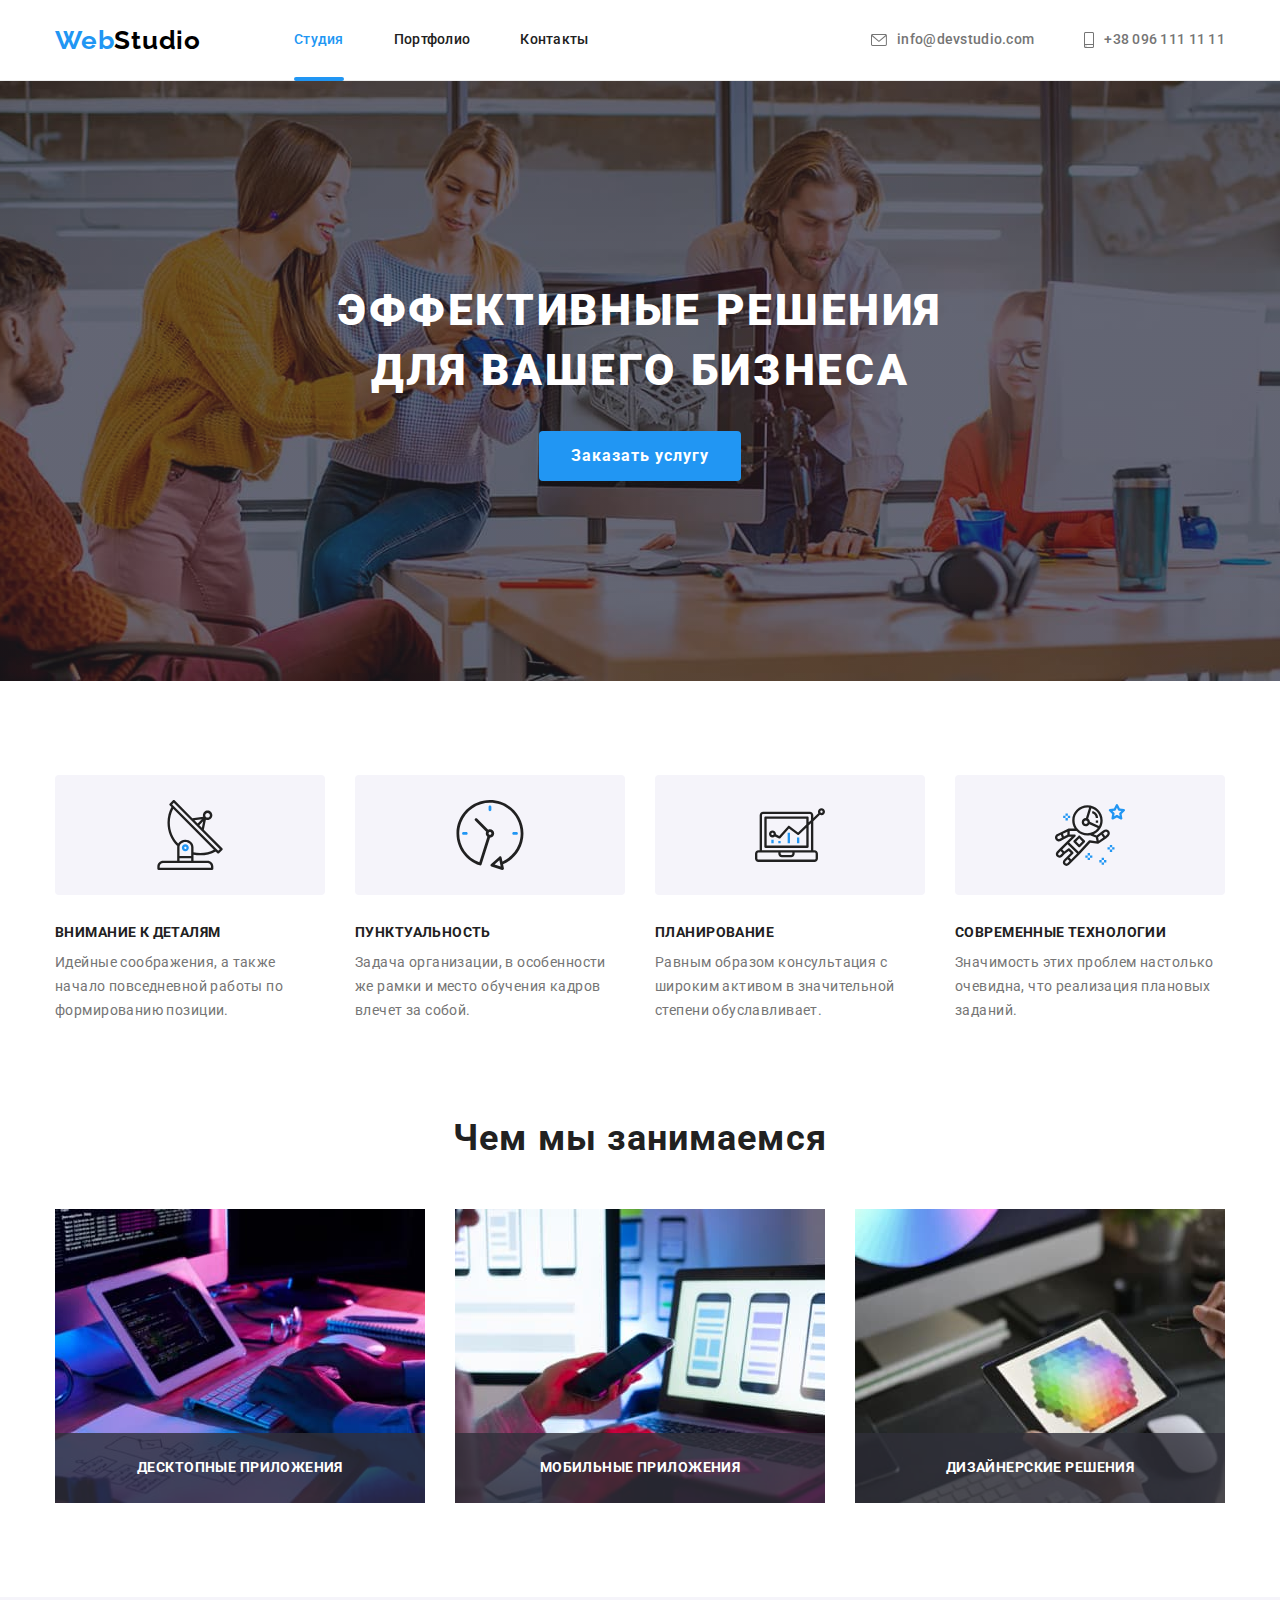
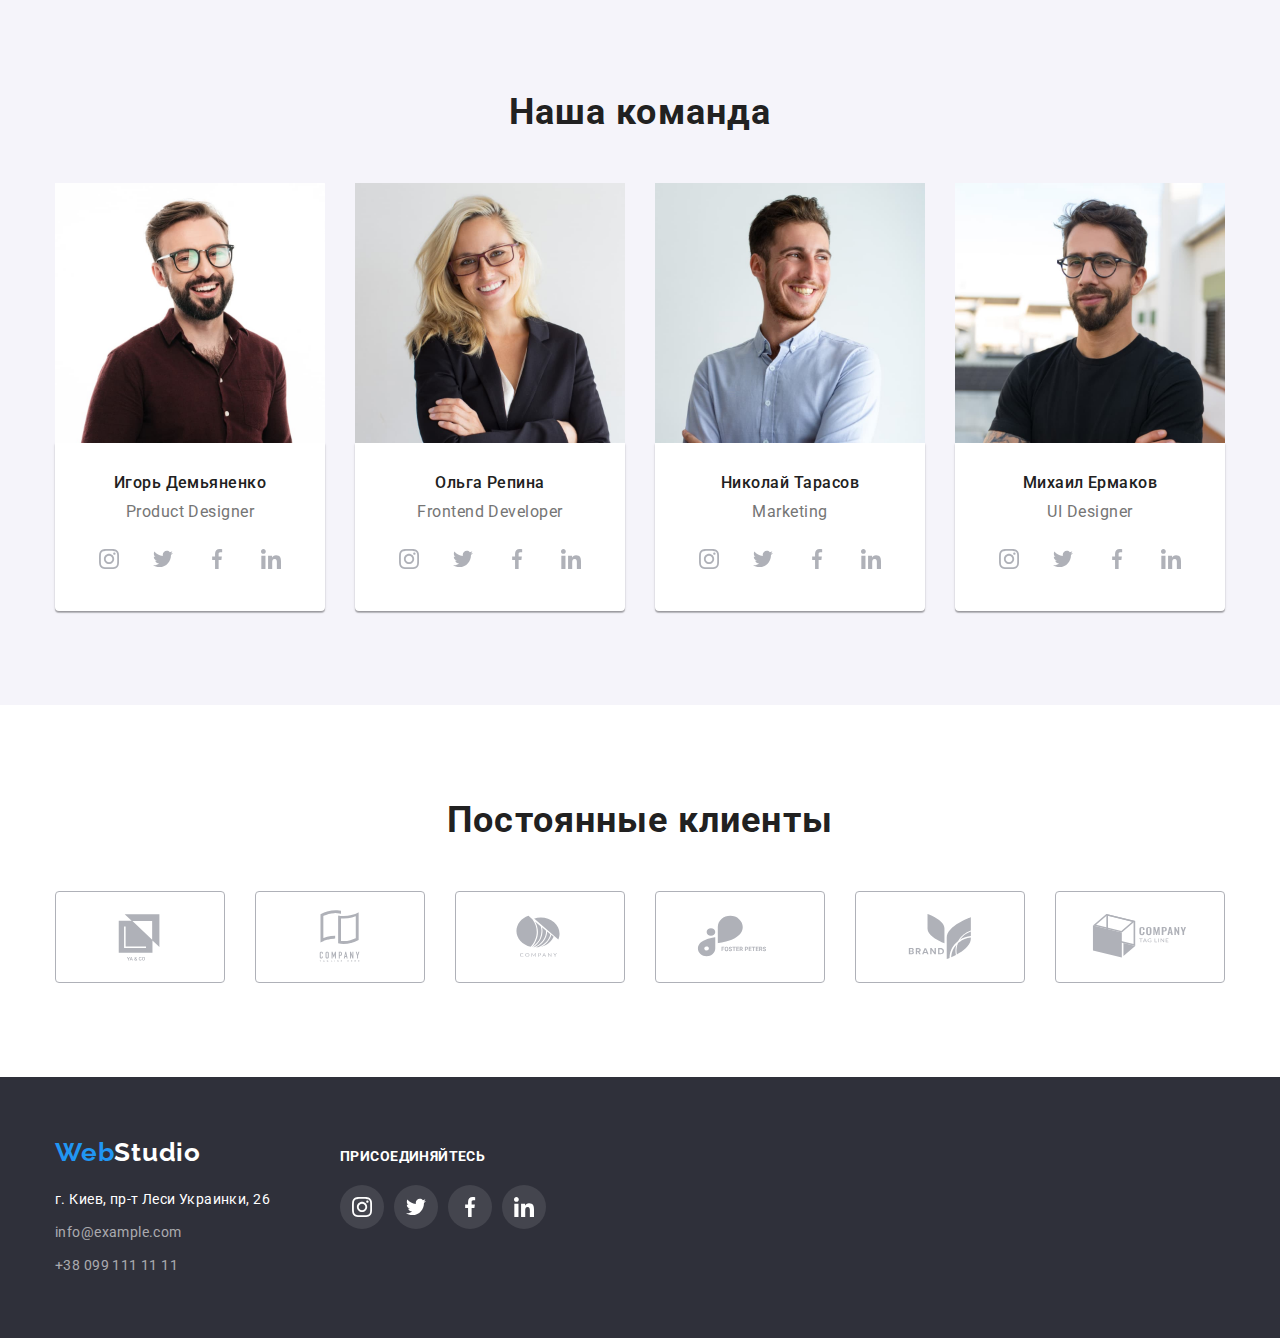
<file: index.html>
<!DOCTYPE html>
<html lang="ru">
<head>
    <meta charset="UTF-8">
    <meta http-equiv="X-UA-Compatible" content="IE=edge">
    <meta name="viewport" content="width=device-width, initial-scale=1.0">
    <title>Document</title>
    <link rel="preconnect" href="https://fonts.googleapis.com">
    <link rel="preconnect" href="https://fonts.gstatic.com" crossorigin>
    <link href="https://fonts.googleapis.com/css2?family=Raleway:wght@700&family=Roboto:wght@400;500;700;900&display=swap"
        rel="stylesheet">
    <link rel="stylesheet" href="https://cdnjs.cloudflare.com/ajax/libs/modern-normalize/1.1.0/modern-normalize.min.css">    
    <link rel="stylesheet" href="./css/styles.css">
</head>
<body>
    <header class="header">
        <div class="container">
            <nav class="header-navigation">
                <a href="" class="logo">Web<span class="logocolor">Studio</span></a>
                <ul class="site-nav">
                    <li class="site-nav-item"><a href="" class="site-nav-link link current">Студия</a></li>
                    <li class="site-nav-item"><a href="./portfolio.html" class="site-nav-link link">Портфолио</a></li>
                    <li class="site-nav-item"><a href="" class="site-nav-link link">Контакты</a></li>
                </ul>
            </nav>
            <ul class="header-auth">
                <li class="item"><a href="mailto:info@devstudio.com" class="header-contacts link"><svg class="header-icon" width="16" height="12">
                    <use href="./images/icons.svg/sprite.svg#icon-envelope"></use>
                </svg>info@devstudio.com</a></li>
                <li class="item"><a href="tel:+380961111111" class="header-contacts link"><svg class="header-icon" width="10" height="16">
                    <use href="./images/icons.svg/sprite.svg#icon-smartphone"></use>
                </svg>+38 096 111 11 11</a></li>
            </ul>
        </div>
    </header>
    <main>
        <section class="hero">
            <div class="container">
                <h1 class="hero-tittle">Эффективные решения<br> для вашего бизнеса</h1>
                <button type="button" class="button" data-modal-open>Заказать услугу</button>
            </div>
        </section>
        <section class="section">
            <div class="container">
                <h2 class="section-tittle visually-hidden">Важное для бизнеса</h2>
                <ul class="mainbusiness">
                    <li class="item">
                        <div class="icon-details">
                            <svg class="mainbusiness-icon" width="70" height="70">
                                <use href="./images/icons.svg/sprite.svg#icon-antenna"></use>
                            </svg>
                        </div>
                        <h3 class="tittle">Внимание к деталям</h3>
                        <p class="text">Идейные соображения, а также начало повседневной работы по формированию позиции.</p>
                    </li>
                    <li class="item">
                        <div class="icon-details">
                            <svg class="mainbusiness-icon" width="70" height="70">
                                <use href="./images/icons.svg/sprite.svg#icon-clock"></use>
                            </svg>
                        </div>
                        <h3 class="tittle">Пунктуальность</h3>
                        <p class="text">Задача организации, в особенности же рамки и место обучения кадров влечет за собой.</p>
                    </li>
                    <li class="item">
                        <div class="icon-details">
                            <svg class="mainbusiness-icon" width="70" height="70">
                                <use href="./images/icons.svg/sprite.svg#icon-diagram"></use>
                            </svg>
                        </div>
                        <h3 class="tittle">Планирование</h3>
                        <p class="text">Равным образом консультация с широким активом в значительной степени обуславливает.</p>
                    </li>
                    <li class="item">
                        <div class="icon-details">
                            <svg class="mainbusiness-icon" width="70" height="70">
                                <use href="./images/icons.svg/sprite.svg#icon-astronaut"></use>
                            </svg>
                        </div>
                        <h3  class="tittle">Современные технологии</h3>
                        <p class="text">Значимость этих проблем настолько очевидна, что реализация плановых заданий.</p>
                    </li>
                </ul>
            </div>
        </section>
        <section class="section about">
            <div class="container">
                <h2 class="section-tittle">Чем мы занимаемся</h2>
                <ul class="aboutus">
                    <li class="item">
                        <div class="aboutus-tittle">
                            <img src="./images/about/aboutimg1.jpg" alt="Делаем HTML скелет сайта" width="370">
                            <h3 class="aboutus-tittle-text">Десктопные приложения</h3>
                        </div>
                    </li>
                    <li class="item">
                        <div class="aboutus-tittle">
                            <img src="./images/about/aboutimg2.jpg" alt="Задаем стилизацию CSS" width="370">
                            <h3 class="aboutus-tittle-text">Мобильные приложения</h3>
                        </div>
                    </li>
                    <li class="item">
                        <div class="aboutus-tittle">
                            <img src="./images/about/aboutimg3.jpg" alt="Адаптируем функционал под пользователя" width="370">
                            <h3 class="aboutus-tittle-text">Дизайнерские решения</h3>
                        </div>
                    </li>
                </ul>
            </div>
        </section>
        <section class="section team">
            <div class="container">
                <h2 class="section-tittle">Наша команда</h2>
                <ul class="ourteam">
                    <li class="item">
                        <img src="./images/team/1.jpg" alt="Игорь Демьяненко" width="270">
                        <div class="content">
                            <h3 class="tittle">Игорь Демьяненко</h3>
                            <p  lang="en" class="text">Product Designer</p>
                            <ul class="team-socials list socials-list">
                                <li class="socials-item">
                                    <a href="" class="socials-link link">
                                        <svg class="social-icon" width="20" height="20">
                                            <use href="./images/icons.svg/sprite.svg#icon-instagram"></use>
                                        </svg>
                                    </a>
                                </li>
                                <li class="socials-item">
                                    <a href="" class="socials-link link">
                                        <svg class="social-icon" width="20" height="20">
                                            <use href="./images/icons.svg/sprite.svg#icon-twitter"></use>
                                        </svg>
                                    </a>
                                </li>
                                <li class="socials-item">
                                    <a href="" class="socials-link link">
                                        <svg class="social-icon" width="20" height="20">
                                            <use href="./images/icons.svg/sprite.svg#icon-facebook"></use>
                                        </svg>
                                    </a>
                                </li>
                                <li class="socials-item">
                                    <a href="" class="socials-link link">
                                        <svg class="social-icon" width="20" height="20">
                                            <use href="./images/icons.svg/sprite.svg#icon-linkedin"></use>
                                        </svg>
                                    </a>
                                </li>
                            </ul>
                        </div>
                    </li>
                    <li class="item">
                        <img src="./images/team/2.jpg" alt="Ольга Репина" width="270">
                        <div class="content">
                            <h3 class="tittle">Ольга Репина</h3>
                            <p lang="en" class="text">Frontend Developer</p>
                            <ul class="team-socials list socials-list">
                                <li class="socials-item">
                                    <a href="" class="socials-link link">
                                        <svg class="social-icon" width="20" height="20">
                                            <use href="./images/icons.svg/sprite.svg#icon-instagram"></use>
                                        </svg>
                                    </a>
                                </li>
                                <li class="socials-item">
                                    <a href="" class="socials-link link">
                                        <svg class="social-icon" width="20" height="20">
                                            <use href="./images/icons.svg/sprite.svg#icon-twitter"></use>
                                        </svg>
                                    </a>
                                </li>
                                <li class="socials-item">
                                    <a href="" class="socials-link link">
                                        <svg class="social-icon" width="20" height="20">
                                            <use href="./images/icons.svg/sprite.svg#icon-facebook"></use>
                                        </svg>
                                    </a>
                                </li>
                                <li class="socials-item">
                                    <a href="" class="socials-link link">
                                        <svg class="social-icon" width="20" height="20">
                                            <use href="./images/icons.svg/sprite.svg#icon-linkedin"></use>
                                        </svg>
                                    </a>
                                </li>
                            </ul>
                        </div>
                    </li>
                    <li class="item">
                        <img src="./images/team/3.jpg" alt="Николай Тарасов" width="270">
                        <div class="content">
                            <h3 class="tittle">Николай Тарасов</h3>
                            <p lang="en" class="text">Marketing</p>
                            <ul class="team-socials list socials-list">
                                <li class="socials-item">
                                    <a href="" class="socials-link link">
                                        <svg class="social-icon" width="20" height="20">
                                            <use href="./images/icons.svg/sprite.svg#icon-instagram"></use>
                                        </svg>
                                    </a>
                                </li>
                                <li class="socials-item">
                                    <a href="" class="socials-link link">
                                        <svg class="social-icon" width="20" height="20">
                                            <use href="./images/icons.svg/sprite.svg#icon-twitter"></use>
                                        </svg>
                                    </a>
                                </li>
                                <li class="socials-item">
                                    <a href="" class="socials-link link">
                                        <svg class="social-icon" width="20" height="20">
                                            <use href="./images/icons.svg/sprite.svg#icon-facebook"></use>
                                        </svg>
                                    </a>
                                </li>
                                <li class="socials-item">
                                    <a href="" class="socials-link link">
                                        <svg class="social-icon" width="20" height="20">
                                            <use href="./images/icons.svg/sprite.svg#icon-linkedin"></use>
                                        </svg>
                                    </a>
                                </li>
                            </ul>
                        </div>
                    </li>
                    <li class="item">
                        <img src="./images/team/4.jpg" alt="Михаил Ермаков" width="270">
                        <div class="content">
                            <h3 class="tittle">Михаил Ермаков</h3>
                            <p lang="en" class="text">UI Designer</p>
                            <ul class="team-socials list socials-list">
                                <li class="socials-item">
                                    <a href="" class="socials-link link">
                                        <svg class="social-icon" width="20" height="20">
                                            <use href="./images/icons.svg/sprite.svg#icon-instagram"></use>
                                        </svg>
                                    </a>
                                </li>
                                <li class="socials-item">
                                    <a href="" class="socials-link link">
                                        <svg class="social-icon" width="20" height="20">
                                            <use href="./images/icons.svg/sprite.svg#icon-twitter"></use>
                                        </svg>
                                    </a>
                                </li>
                                <li class="socials-item">
                                    <a href="" class="socials-link link">
                                        <svg class="social-icon" width="20" height="20">
                                            <use href="./images/icons.svg/sprite.svg#icon-facebook"></use>
                                        </svg>
                                    </a>
                                </li>
                                <li class="socials-item">
                                    <a href="" class="socials-link link">
                                        <svg class="social-icon" width="20" height="20">
                                            <use href="./images/icons.svg/sprite.svg#icon-linkedin"></use>
                                        </svg>
                                    </a>
                                </li>
                            </ul>
                        </div>
                    </li>
                </ul>
            </div>
        </section>
        <section class="section">
            <div class="container">
                <h2 class="section-tittle">Постоянные клиенты</h2>
                <ul class="clients-list list">
                    <li class="clients-item">
                        <a href="" class="clients-link link">
                            <svg class="clients-icon" width="106" height="60">
                                <use href="./images/icons.svg/sprite.svg#icon-Logo1"></use>
                            </svg>
                        </a>
                    </li>
                    <li class="clients-item">
                        <a href="" class="clients-link link">
                            <svg class="clients-icon" width="106" height="60">
                                <use href="./images/icons.svg/sprite.svg#icon-Logo2"></use>
                            </svg>
                        </a>
                    </li>
                    <li class="clients-item">
                        <a href="" class="clients-link link">
                            <svg class="clients-icon" width="106" height="60">
                                <use href="./images/icons.svg/sprite.svg#icon-Logo3"></use>
                            </svg>
                        </a>
                    </li>
                    <li class="clients-item">
                        <a href="" class="clients-link link">
                            <svg class="clients-icon" width="106" height="60">
                                <use href="./images/icons.svg/sprite.svg#icon-Logo4"></use>
                            </svg>
                        </a>
                    </li>
                    <li class="clients-item">
                        <a href="" class="clients-link link">
                            <svg class="clients-icon" width="106" height="60">
                                <use href="./images/icons.svg/sprite.svg#icon-Logo5"></use>
                            </svg>
                        </a>
                    </li>
                    <li class="clients-item">
                        <a href="" class="clients-link link">
                            <svg class="clients-icon" width="106" height="60">
                                <use href="./images/icons.svg/sprite.svg#icon-Logo6"></use>
                            </svg>
                        </a>
                    </li>
                </ul>
            </div>
        </section>
    </main>
    <footer class="footer">
        <div class="container footer-container">
            <div class="footer-left">
                <a href="" class="logo">Web<span class="logocolor">Studio</span></a>
                <address class="footer-address">
                    <ul class="footer-list">
                        <li class="item">
                            <a href="https://goo.gl/maps/swVqKh3BSufT6jZ49" target="_blank" rel="noopener noreferrer" class="footer-map">г. Киев, пр-т Леси Украинки, 26</a>
                        </li>
                        <li class="item">
                            <a href="mailto:info@example.com" class="footer-link">info@example.com</a>
                        </li>
                        <li class="item">
                            <a href="tel:+380991111111" class="footer-link">+38 099 111 11 11</a>
                        </li>
                    </ul>
                </address>
            </div>
            <div class="footer-social">
                <h3 class="footer-tittle">Присоединяйтесь</h3>
                <ul class="footer-socials list socials-list">
                    <li class="socials-item">
                        <a href="" class="footer-socials-link link">
                            <svg class="social-icon" width="20" height="20">
                                <use href="./images/icons.svg/sprite.svg#icon-instagram"></use>
                            </svg>
                        </a>
                    </li>
                    <li class="socials-item">
                        <a href="" class="footer-socials-link link">
                            <svg class="social-icon" width="20" height="20">
                                <use href="./images/icons.svg/sprite.svg#icon-twitter"></use>
                            </svg>
                        </a>
                    </li>
                    <li class="socials-item">
                        <a href="" class="footer-socials-link link">
                            <svg class="social-icon" width="20" height="20">
                                <use href="./images/icons.svg/sprite.svg#icon-facebook"></use>
                            </svg>
                        </a>
                    </li>
                    <li class="socials-item">
                        <a href="" class="footer-socials-link link">
                            <svg class="social-icon" width="20" height="20">
                                <use href="./images/icons.svg/sprite.svg#icon-linkedin"></use>
                            </svg>
                        </a>
                    </li>
                </ul>
            </div>
        </div>
    </footer>
    <div class="backdrop is-hidden" data-modal>
        <div class="modal-window">
            <button type="button" class="btn-close" data-modal-close>
                <svg class="btn-close-icon" width="11" height="11">
                    <use href="./images/icons.svg/sprite.svg#icon-close-btn"></use>
                </svg>
            </button>
        </div>
    </div>
    <script src="./js/modal.js"></script>
</body>
</html>
</file>
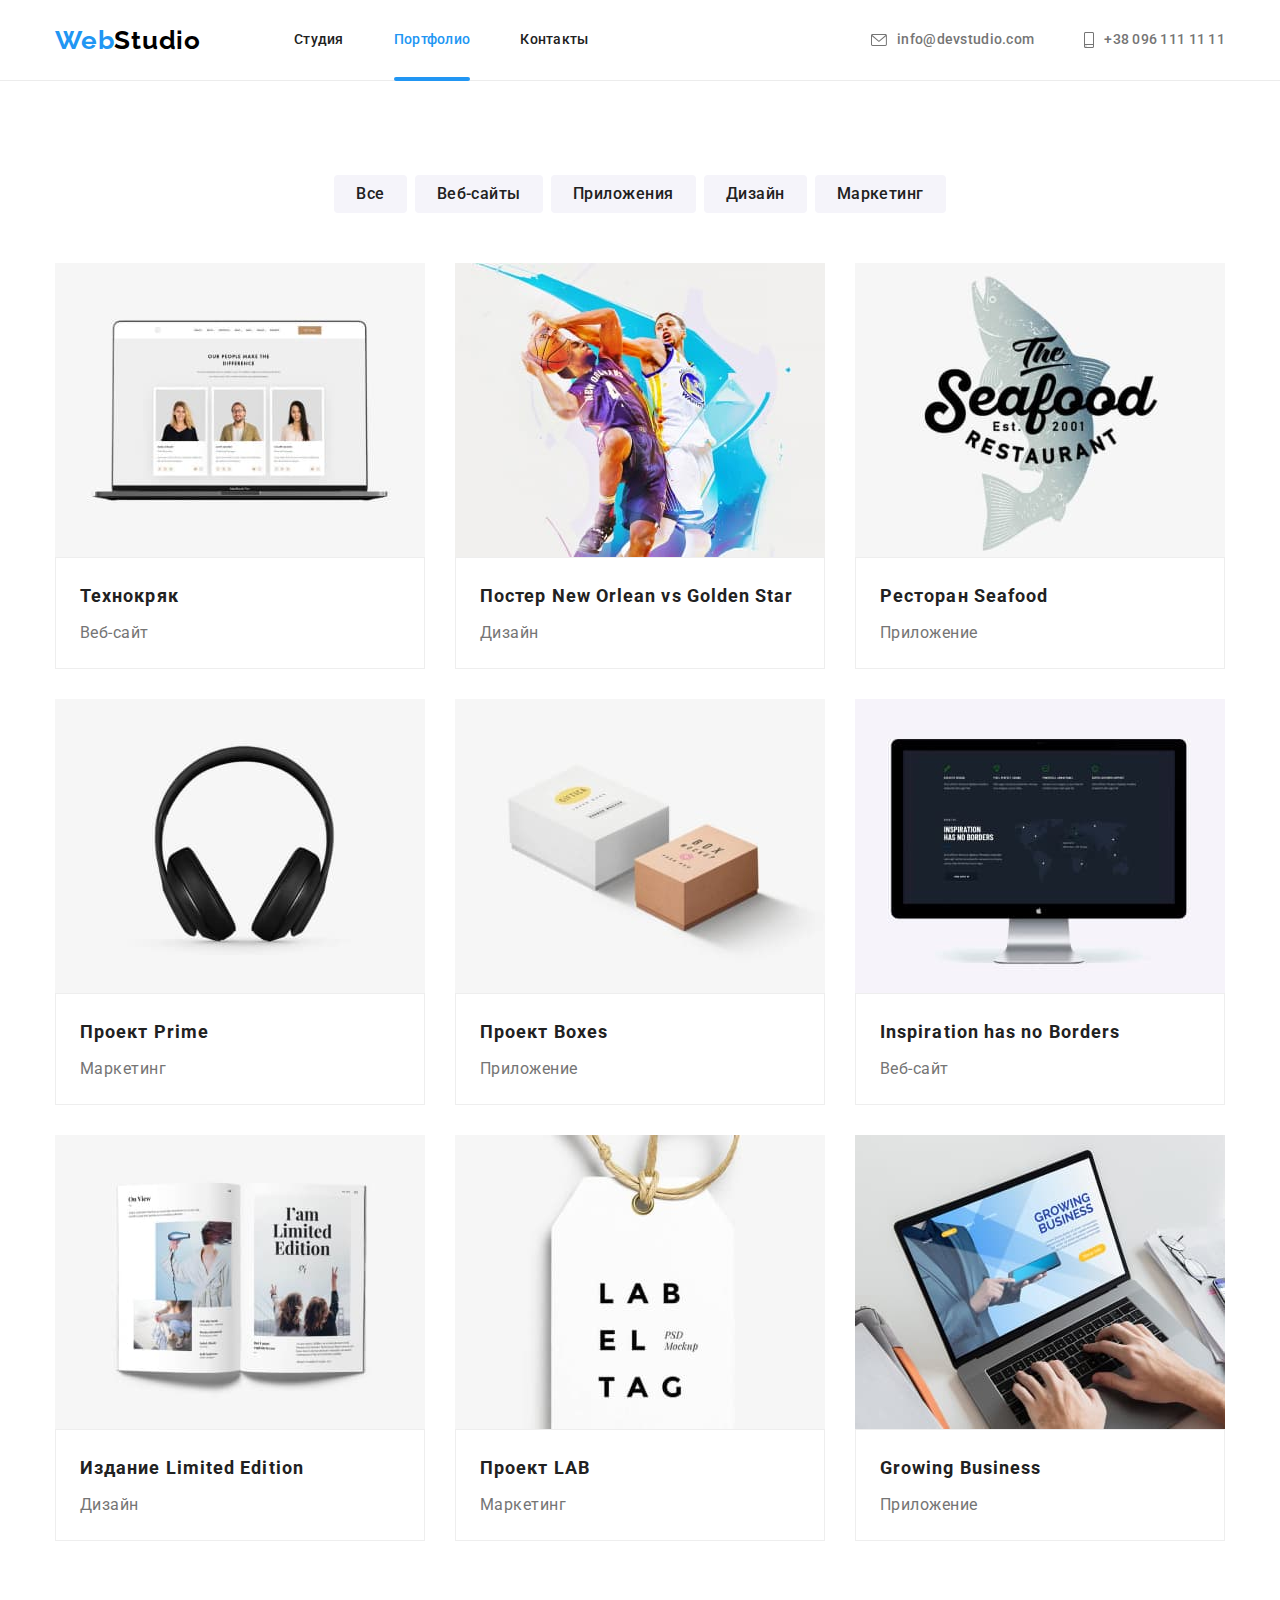
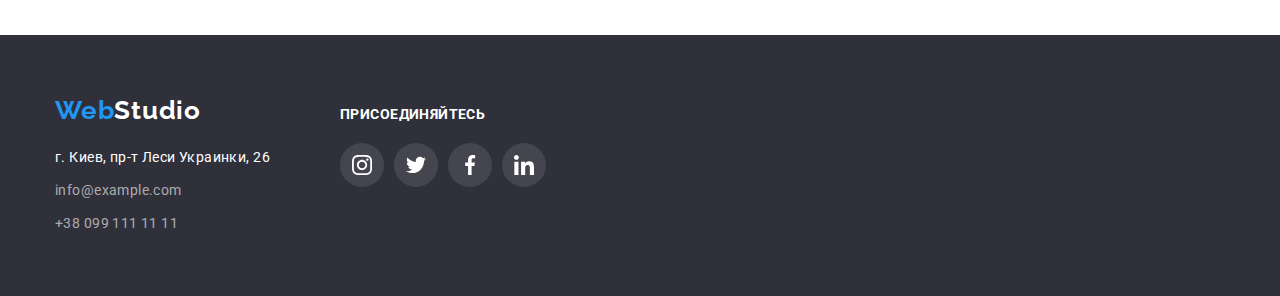
<file: portfolio.html>
<!DOCTYPE html>
<html lang="ru">
<head>
    <meta charset="UTF-8">
    <meta http-equiv="X-UA-Compatible" content="IE=edge">
    <meta name="viewport" content="width=device-width, initial-scale=1.0">
    <title>Document</title>
    <link rel="preconnect" href="https://fonts.googleapis.com">
    <link rel="preconnect" href="https://fonts.gstatic.com" crossorigin>
    <link href="https://fonts.googleapis.com/css2?family=Raleway:wght@700&family=Roboto:wght@400;500;700;900&display=swap"
        rel="stylesheet">
    <link rel="stylesheet" href="https://cdnjs.cloudflare.com/ajax/libs/modern-normalize/1.1.0/modern-normalize.min.css">
    <link rel="stylesheet" href="./css/styles.css">
</head>
<body>
    <header class="header">
        <div class="container">
            <nav class="header-navigation">
                <a href="" class="logo">Web<span class="logocolor">Studio</span></a>
                <ul class="site-nav">
                    <li class="site-nav-item"><a href="./index.html" class="site-nav-link link">Студия</a></li>
                    <li class="site-nav-item"><a href="" class="site-nav-link link current">Портфолио</a></li>
                    <li class="site-nav-item"><a href="" class="site-nav-link link">Контакты</a></li>
                </ul>
            </nav>
            <ul class="header-auth">
                <li class="item"><a href="mailto:info@devstudio.com" class="header-contacts link"><svg class="header-icon"
                            width="16" height="12">
                            <use href="./images/icons.svg/sprite.svg#icon-envelope"></use>
                        </svg>info@devstudio.com</a></li>
                <li class="item"><a href="tel:+380961111111" class="header-contacts link"><svg class="header-icon" width="10"
                            height="16">
                            <use href="./images/icons.svg/sprite.svg#icon-smartphone"></use>
                        </svg>+38 096 111 11 11</a></li>
            </ul>
        </div>
    </header>
    <main>
        <section class="portfolio">
            <div class="container">
                <h1 class="portfolio-tittle visually-hidden">Портфолио</h1>
                <ul class="filters">
                    <li class="item"><button type="button" class="button">Все</button></li>
                    <li class="item"><button type="button" class="button">Веб-сайты</button></li>
                    <li class="item"><button type="button" class="button">Приложения</button></li>
                    <li class="item"><button type="button" class="button">Дизайн</button></li>
                    <li class="item"><button type="button" class="button">Маркетинг</button></li>
                </ul>
                <ul class="cards">
                    <li class="cards-element">
                        <a href="" class="cards-link">
                            <div class="cards-overlay">
                                <img src="./images/portfolio/img.jpg" alt="Технокряк" width="370">
                                <p class="cards-overlay-text">Технокряк это современная площадка распространения коронавируса. Компании используют эту платформу для цифрового
                                шпионажа и атак на защищённые сервера конкурентов.</p>
                            </div>
                            <div class="content">
                                <h2 class="portfolio-tittle">Технокряк</h2>
                                <p class="text">Веб-сайт</p>
                            </div>
                        </a>
                    </li>
                    <li class="cards-element">
                        <a href="" class="cards-link">
                            <div class="cards-overlay">
                                <img src="./images/portfolio/img1.jpg" alt="Постер New Orlean vs Golden Star" width="370">
                                <p class="cards-overlay-text">Технокряк это современная площадка распространения коронавируса. Компании используют эту платформу для цифрового
                                шпионажа и атак на защищённые сервера конкурентов.</p>
                            </div>
                            <div class="content">
                                <h2 class="portfolio-tittle">Постер <span lang="en">New Orlean vs Golden Star</span></h2>
                                <p class="text">Дизайн</p>
                            </div>
                        </a>
                    </li>
                    <li class="cards-element">
                        <a href="" class="cards-link">
                            <div class="cards-overlay">
                                <img src="./images/portfolio/img2.jpg" alt="Ресторан Seafood" width="370">
                                <p class="cards-overlay-text">Технокряк это современная площадка распространения коронавируса. Компании используют эту платформу для цифрового
                                шпионажа и атак на защищённые сервера конкурентов.</p>
                            </div>
                            <div class="content">
                                <h2  class="portfolio-tittle">Ресторан <span lang="en">Seafood</span></h2>
                                <p class="text">Приложение</p>
                            </div>
                        </a>
                    </li>
                    <li class="cards-element">
                        <a href="" class="cards-link">
                            <div class="cards-overlay">
                                <img src="./images/portfolio/img3.jpg" alt="Проект Prime" width="370">
                                <p class="cards-overlay-text">Технокряк это современная площадка распространения коронавируса. Компании используют эту платформу для цифрового
                                шпионажа и атак на защищённые сервера конкурентов.</p>
                            </div>
                            <div class="content">
                                <h2  class="portfolio-tittle">Проект <span lang="en">Prime</span></h2>
                                <p class="text">Маркетинг</p>
                            </div>
                        </a>
                    </li>
                    <li class="cards-element">
                        <a href="" class="cards-link">
                            <div class="cards-overlay">
                                <img src="./images/portfolio/img4.jpg" alt="Проект Boxes" width="370">
                                <p class="cards-overlay-text">Технокряк это современная площадка распространения коронавируса. Компании используют эту платформу для цифрового
                                шпионажа и атак на защищённые сервера конкурентов.</p>
                            </div>
                            <div class="content">
                                <h2 class="portfolio-tittle">Проект <span lang="en">Boxes</span></h2>
                                <p class="text">Приложение</p>
                            </div>
                        </a>
                    </li>
                    <li class="cards-element">
                        <a href="" class="cards-link">
                            <div class="cards-overlay">
                                <img src="./images/portfolio/img5.jpg" alt="Inspiration has no Borders" width="370">
                                <p class="cards-overlay-text">Технокряк это современная площадка распространения коронавируса. Компании используют эту платформу для цифрового
                                шпионажа и атак на защищённые сервера конкурентов.</p>
                            </div>
                            <div class="content">
                                <h2  class="portfolio-tittle"><span lang="en">Inspiration has no Borders</span></h2>
                                <p class="text">Веб-сайт</p>
                            </div>
                        </a>
                    </li>
                    <li class="cards-element">
                        <a href="" class="cards-link">
                            <div class="cards-overlay">
                                <img src="./images/portfolio/img6.jpg" alt="Издание Limited Edition" width="370">
                                <p class="cards-overlay-text">Технокряк это современная площадка распространения коронавируса. Компании используют эту платформу для цифрового
                                шпионажа и атак на защищённые сервера конкурентов.</p>
                            </div>
                            <div class="content">
                                <h2 class="portfolio-tittle">Издание <span lang="en">Limited Edition</span></h2>
                                <p class="text">Дизайн</p>
                            </div>
                        </a>
                    </li>
                    <li  class="cards-element">
                        <a href="" class="cards-link">
                            <div class="cards-overlay">
                                <img src="./images/portfolio/img7.jpg" alt="Проект LAB" width="370">
                                <p class="cards-overlay-text">Технокряк это современная площадка распространения коронавируса. Компании используют эту платформу для цифрового
                                шпионажа и атак на защищённые сервера конкурентов.</p>
                            </div>
                            <div class="content">
                                <h2 class="portfolio-tittle">Проект <span lang="en">LAB</span></h2>
                                <p  class="text">Маркетинг</p>
                            </div>
                        </a>
                    </li>
                    <li class="cards-element">
                        <a href="" class="cards-link">
                            <div class="cards-overlay">
                                <img src="./images/portfolio/img8.jpg" alt="Growing Business" width="370">
                                <p class="cards-overlay-text">Технокряк это современная площадка распространения коронавируса. Компании используют эту платформу для цифрового
                                шпионажа и атак на защищённые сервера конкурентов.</p>
                            </div>
                            <div class="content">
                                <h2 class="portfolio-tittle"><span lang="en">Growing Business</span></h2>
                                <p class="text">Приложение</p>
                            </div>
                        </a>
                    </li>
                </ul>
            </div>
        </section>
    </main>
    <footer class="footer">
        <div class="container footer-container">
            <div class="footer-left">
                <a href="" class="logo">Web<span class="logocolor">Studio</span></a>
                <address class="footer-address">
                    <ul class="footer-list">
                        <li class="item">
                            <a href="https://goo.gl/maps/swVqKh3BSufT6jZ49" target="_blank" rel="noopener noreferrer"
                                class="footer-map">г. Киев, пр-т Леси Украинки, 26</a>
                        </li>
                        <li class="item">
                            <a href="mailto:info@example.com" class="footer-link">info@example.com</a>
                        </li>
                        <li class="item">
                            <a href="tel:+380991111111" class="footer-link">+38 099 111 11 11</a>
                        </li>
                    </ul>
                </address>
            </div>
            <div class="footer-social">
                <h3 class="footer-tittle">Присоединяйтесь</h3>
                <ul class="footer-socials list socials-list">
                    <li class="socials-item">
                        <a href="" class="footer-socials-link link">
                            <svg class="social-icon" width="20" height="20">
                                <use href="./images/icons.svg/sprite.svg#icon-instagram"></use>
                            </svg>
                        </a>
                    </li>
                    <li class="socials-item">
                        <a href="" class="footer-socials-link link">
                            <svg class="social-icon" width="20" height="20">
                                <use href="./images/icons.svg/sprite.svg#icon-twitter"></use>
                            </svg>
                        </a>
                    </li>
                    <li class="socials-item">
                        <a href="" class="footer-socials-link link">
                            <svg class="social-icon" width="20" height="20">
                                <use href="./images/icons.svg/sprite.svg#icon-facebook"></use>
                            </svg>
                        </a>
                    </li>
                    <li class="socials-item">
                        <a href="" class="footer-socials-link link">
                            <svg class="social-icon" width="20" height="20">
                                <use href="./images/icons.svg/sprite.svg#icon-linkedin"></use>
                            </svg>
                        </a>
                    </li>
                </ul>
            </div>
        </div>
    </footer>
</body>
</html>
</file>
<file: css/styles.css>
@keyframes skale {
  0% {
    transform: scale(0);
  }
  100% {
    transform: scale(1);
  }
}

:root {
  --primary-text-color: #757575;
  --tittle-text-color: #212121;
  --accent-color: #2196f3;
  --button-color: #ffffff;
}

body {
  background-color: #ffffff;
  color: var(--primary-text-color);
  font-family: "Roboto", sans-serif;
}

html {
  box-sizing: border-box;
}

*,
*::before,
*::after {
  box-sizing: inherit;
}

ul {
  margin-top: 0;
  margin-bottom: 0;
  padding-left: 0;
}

img {
  display: block;
  max-width: 100%;
  height: auto;
}

link {
  text-decoration: none;
}

ul {
  padding: 0;
  margin: 0;
  list-style: none;
}

p,
h1,
h2,
h3,
h4,
h5,
h6 {
  margin-top: 0;
  margin-bottom: 0;
}

section {
  padding-top: 94px;
  padding-bottom: 94px;
}
a {
  text-decoration: none;
}

.visually-hidden {
  position: absolute;
  width: 1px;
  height: 1px;
  margin: -1px;
  padding: 0;
  overflow: hidden;
  border: 0;
  clip: rect(0 0 0 0);
}

/* container */

.container {
  margin-left: auto;
  margin-right: auto;
  width: 1200px;
  padding-left: 15px;
  padding-right: 15px;
}

/* Logo */
.logo {
  color: var(--accent-color);
  font-family: "Raleway", sans-serif;
  font-weight: 700;
  font-size: 26px;
  line-height: 1.19;
  letter-spacing: 0.03em;
  text-decoration: none;
}

/* site nav */
.site-nav .link {
  display: block;
  padding-top: 32px;
  padding-bottom: 32px;
  transition: color 250ms cubic-bezier(0.4, 0, 0.2, 1);
}
.site-nav .link:hover,
.site-nav .link:focus {
  color: var(--accent-color);
}
.site-nav-link {
  color: #212121;
  font-weight: 500;
  font-size: 14px;
  line-height: 1.14;
  letter-spacing: 0.02em;
}
.current {
  color: var(--accent-color);
}
.site-nav {
  display: flex;
  margin-left: 93px;
}
.site-nav .item + .item {
  margin-left: 50px;
}

/* section-tittle */
.section-tittle {
  margin-top: 0px;
  margin-bottom: 50px;
  color: var(--tittle-text-color);
  font-weight: 700;
  font-size: 36px;
  line-height: 1.17;
  text-align: center;
  letter-spacing: 0.03em;
}
/* main for business */
.mainbusiness {
  display: flex;
}
.mainbusiness .item {
  width: 270px;
  margin-right: 30px;
}
.mainbusiness .item:last-child {
  margin-right: 0;
}
.mainbusiness .tittle {
  color: var(--tittle-text-color);
  font-weight: 700;
  font-size: 14px;
  line-height: 1.14;
  letter-spacing: 0.03em;
  text-transform: uppercase;
}
.mainbusiness p {
  margin-top: 10px;
  margin-bottom: 0;
}

.mainbusiness .text {
  font-size: 14px;
  line-height: 1.71;
  letter-spacing: 0.03em;
}

.icon-details {
  display: flex;
  justify-content: center;
  height: 120px;
  margin-bottom: 30px;
  background-color: #f5f4fa;
  border-radius: 4px;
  padding: 25px;
}

/* aboutus */
.about {
  padding-top: 0;
}
.aboutus {
  display: flex;
}
.aboutus .item {
  margin-right: 30px;
}
.aboutus .item:last-child {
  margin-right: 0;
}

.aboutus-tittle {
  position: relative;
}
.aboutus-tittle-text {
  position: absolute;
  width: 100%;
  height: 70px;
  bottom: 0;
  left: 0;
  background-color: rgba(47, 48, 58, 0.8);

  display: flex;
  align-items: center;
  justify-content: center;
  font-weight: 700;
  font-size: 14px;
  line-height: 1.14;
  letter-spacing: 0.03em;
  text-transform: uppercase;
  color: rgba(255, 255, 255, 1);
}

/* our team */
.ourteam {
  display: flex;
}

.ourteam .item {
  margin-right: 30px;
}
.ourteam .item:last-child {
  margin-right: 0;
}

.ourteam .tittle {
  color: var(--tittle-text-color);
  font-weight: 500;
  font-size: 16px;
  line-height: 1.19;
  letter-spacing: 0.03em;
}
.ourteam .text {
  color: var(--primary-text-color);
  font-size: 16px;
  line-height: 1.19;
  letter-spacing: 0.03em;
  margin-bottom: 16px;
}
.ourteam p {
  margin-top: 10px;
  margin-bottom: 0;
}
.team {
  background-color: #f5f4fa;
}
.ourteam .content {
  padding-top: 30px;
  padding-bottom: 30px;
  text-align: center;
  border: 1px transparent;
  background-color: rgba(255, 255, 255, 1);
  border-bottom-left-radius: 4px;
  border-bottom-right-radius: 4px;
  box-shadow: 0px 1px 3px rgba(0, 0, 0, 0.12), 0px 1px 1px rgba(0, 0, 0, 0.14),
    0px 2px 1px rgba(0, 0, 0, 0.2);
  border-radius: 0px 0px 4px 4px;
}
.socials-list {
  display: flex;
  justify-content: center;
}
.socials-item {
  width: 44px;
  height: 44px;
  margin-right: 10px;
}
.socials-item:last-child {
  margin-right: 0px;
}

.socials-link {
  width: 100%;
  height: 100%;
  display: flex;
  align-items: center;
  justify-content: center;
  border-radius: 50%;
  background-color: #ffffff;
  transition: background-color 250ms cubic-bezier(0.4, 0, 0.2, 1);
}
.socials-link:hover,
.socials-link:focus {
  background-color: var(--accent-color);
}
.socials-link:hover .social-icon,
.socials-link:focus .social-icon {
  fill: #ffffff;
}
.social-icon {
  fill: #afb1b8;
  transition: fill 250ms cubic-bezier(0.4, 0, 0.2, 1);
}

/* section clients */
.clients-list {
  display: flex;
}
.clients-item {
  margin-right: 30px;
  width: 170px;
  height: 92px;
}
.clients-item:last-child {
  margin-right: 0px;
}
.clients-link {
  width: 100%;
  height: 100%;
  display: flex;
  align-items: center;
  justify-content: center;
  border: 1px solid rgba(175, 177, 184, 1);
  border-radius: 4px;
  transition: border-color 250ms cubic-bezier(0.4, 0, 0.2, 1);
}
.clients-icon {
  fill: #afb1b8;
  transition: fill 250ms cubic-bezier(0.4, 0, 0.2, 1);
}
.clients-link:hover,
.clients-link:focus {
  border-color: var(--accent-color);
}
.clients-link:hover .clients-icon,
.clients-link:focus .clients-icon {
  fill: var(--accent-color);
}
/* footer */
.footer {
  background-color: #2f303a;
  padding: 60px 0;
}
.footer .logocolor {
  color: #ffffff;
}
.footer-link,
.footer-map {
  color: rgba(255, 255, 255, 0.6);
  font-weight: 400;
  font-size: 14px;
  line-height: 1.71;
  letter-spacing: 0.03em;
  text-decoration: none;
  font-style: normal;
}
.footer-map {
  color: #ffffff;
}

.footer-address {
  margin-top: 20px;
}
.footer-list .item {
  margin-top: 9px;
}

.footer-list .item:first-child {
  margin-top: 0;
}
.footer-container {
  display: flex;
  align-items: baseline;
}
.footer-social {
  margin-left: 70px;
}
.footer-socials {
  margin-top: 20px;
}
.footer-socials-link {
  width: 100%;
  height: 100%;
  display: flex;
  align-items: center;
  justify-content: center;
  border-radius: 50%;
  background-color: rgba(255, 255, 255, 0.1);
  transition: background-color 250ms cubic-bezier(0.4, 0, 0.2, 1);
}
.footer-socials-link:hover,
.footer-socials-link:focus {
  background-color: var(--accent-color);
}
.footer-socials .social-icon {
  fill: #ffffff;
}
.footer-tittle {
  color: rgba(255, 255, 255, 1);
  text-transform: uppercase;
  font-size: 14px;
  line-height: 1.14;
  letter-spacing: 0.03em;
  text-decoration: none;
  font-style: normal;
}
/* header */
.header {
  border-bottom: 1px solid #ececec;
}
.header-navigation {
  display: flex;
  align-items: center;
}
.header .container {
  display: flex;
  align-items: center;
}
.header-auth .item + .item {
  margin-left: 50px;
}
.header-auth {
  display: inline-flex;
  margin-left: auto;
  align-items: center;
}

.header .logocolor {
  color: #000000;
}
.header-contacts {
  display: flex;
  align-items: center;
  text-decoration: none;
  color: var(--primary-text-color);
  font-weight: 500;
  font-size: 14px;
  line-height: 1.14;
  letter-spacing: 0.02em;
  transition: color 250ms cubic-bezier(0.4, 0, 0.2, 1);
}
.header-contacts:hover,
.header-contacts:focus {
  color: var(--accent-color);
}

.header-icon {
  margin-right: 10px;
  fill: currentColor;
}
.site-nav {
  display: inline-flex;
}
.site-nav .site-nav-item + .site-nav-item {
  margin-left: 50px;
}
.site-nav-item {
  position: relative;
}
.site-nav-item .current::after {
  content: "";
  position: absolute;
  bottom: -1px;
  left: 0;
  width: 100%;
  height: 4px;
  border-radius: 2px;
  background-color: var(--accent-color);
}

/* hero */
.hero {
  background-color: #2f303a;
  text-align: center;
  padding-top: 200px;
  padding-bottom: 200px;
  max-width: 1600px;
  height: 600px;
  margin-left: auto;
  margin-right: auto;
  background-image: linear-gradient(
      rgba(47, 48, 58, 0.4),
      rgba(47, 48, 58, 0.4)
    ),
    url(../images/icons.svg/headerimg.jpg);
  background-repeat: no-repeat;
  background-position: center;
  background-size: cover;
}
.hero-tittle {
  margin-top: 0;
  margin-bottom: 30px;
  color: #ffffff;
  font-weight: 900;
  font-size: 44px;
  line-height: 1.36;
  letter-spacing: 0.06em;
  text-transform: uppercase;
}

.hero .button {
  color: var(--button-color);
  background-color: var(--accent-color);
  font-weight: 700;
  font-size: 16px;
  line-height: 1.88;
  letter-spacing: 0.06em;
  cursor: pointer;
  border-radius: 4px;
  padding: 10px 32px;
  border: transparent;
}

/* portfolio */
.portfolio {
  padding-top: 94px;
  padding-bottom: 94px;
}
.portfolio-tittle {
  color: var(--tittle-text-color);
  font-weight: 700;
  font-size: 18px;
  line-height: 2;
  text-align: left;
  letter-spacing: 0.06em;
}
.cards .text {
  color: var(--primary-text-color);
  margin-top: 4px;
  font-size: 16px;
  line-height: 1.88;
  text-align: left;
  letter-spacing: 0.03em;
}
.cards .content {
  width: 370px;
  padding: 20px 24px;
  border: 1px solid rgba(238, 238, 238, 1);
}

.filters .button {
  color: #212121;
  background-color: #f5f4fa;
  font-weight: 500;
  font-size: 16px;
  line-height: 1.63;
  letter-spacing: 0.03em;
  cursor: pointer;
  border-radius: 4px;
  padding: 6px 22px;
  min-width: 70px;
  border: 1px transparent;
  transition: color 250ms cubic-bezier(0.4, 0, 0.2, 1),
    background-color 250ms cubic-bezier(0.4, 0, 0.2, 1),
    box-shadow 250ms cubic-bezier(0.4, 0, 0.2, 1);
}

.filters {
  margin-top: 0;
  margin-bottom: 50px;
  display: flex;
  justify-content: center;
}
.filters .item {
  margin-right: 8px;
}
.filters .item:last-child {
  margin-right: 0;
}
.filters .button:hover,
.filters .button:focus {
  color: var(--button-color);
  background-color: #2196f3;
  box-shadow: 0px 3px 1px rgba(0, 0, 0, 0.1), 0px 1px 2px rgba(0, 0, 0, 0.08),
    0px 2px 2px rgba(0, 0, 0, 0.12);
}

.cards {
  display: flex;
  flex-wrap: wrap;
}
.cards-element {
  width: 370px;
  margin-right: 30px;
  margin-bottom: 30px;
}
.cards-element:nth-child(3n) {
  margin-right: 0;
}
.cards-element:nth-last-child(-n + 3) {
  margin-bottom: 0;
}
.cards-overlay {
  position: relative;
  overflow: hidden;
}
.cards-overlay-text {
  position: absolute;
  top: 0;
  left: 0;
  background-color: rgba(33, 150, 243, 0.9);
  height: 100%;
  width: 100%;
  padding: 63px 24px;
  overflow: auto;
  transform: translateY(100%);

  font-style: normal;
  font-weight: 400;
  font-size: 18px;
  line-height: 1.56;
  letter-spacing: 0.03em;
  color: #ffffff;

  transition: transform 250ms cubic-bezier(0.4, 0, 0.2, 1);
}

.cards-link:hover .cards-overlay-text,
.cards-link:focus .cards-overlay-text {
  transform: translateY(0%);
}

.cards-link {
  display: block;
  transition: box-shadow 250ms cubic-bezier(0.4, 0, 0.2, 1);
}
.cards-link:hover,
.cards-link:focus {
  box-shadow: 0px 1px 1px rgba(0, 0, 0, 0.12), 0px 4px 4px rgba(0, 0, 0, 0.06),
    1px 4px 6px rgba(0, 0, 0, 0.16);
}

/* backdrop */
.backdrop {
  position: fixed;
  height: 100vh;
  width: 100vw;
  background: rgba(0, 0, 0, 0.2);
  top: 0;
  transition: opacity 250ms cubic-bezier(0.4, 0, 0.2, 1),
    visibility 250ms cubic-bezier(0.4, 0, 0.2, 1);
}
.modal-window {
  position: absolute;
  width: 528px;
  min-height: 581px;
  background-color: rgba(255, 255, 255, 1);
  border-radius: 4px;
  box-shadow: 0px 1px 3px rgba(0, 0, 0, 0.12), 0px 1px 1px rgba(0, 0, 0, 0.14),
    0px 2px 1px rgba(0, 0, 0, 0.2);
  left: 50%;
  top: 50%;
  transform: translate(-50%, -50%) scale(1);
  transition: transform 250ms cubic-bezier(0.4, 0, 0.2, 1);
}
.btn-close {
  position: absolute;
  width: 30px;
  height: 30px;
  right: 8px;
  top: 8px;
  background-color: #ffffff;
  border: 1px solid rgba(0, 0, 0, 0.1);
  border-radius: 50%;
}
.backdrop.is-hidden {
  opacity: 0;
  visibility: hidden;
  pointer-events: none;
}
.backdrop.is-hidden .modal-window {
  transform: translate(-50%, -50%) scale(0);
}

.btn-close-icon {
  position: absolute;
  left: 50%;
  top: 50%;
  transform: translate(-50%, -50%);
  fill: rgba(0, 0, 0, 1);
  cursor: pointer;
  transition: transform 250ms cubic-bezier(0.4, 0, 0.2, 1);
}
.btn-close-icon:hover {
  transform: translate(-50%, -50%) scale(1.64);
}
</file>
